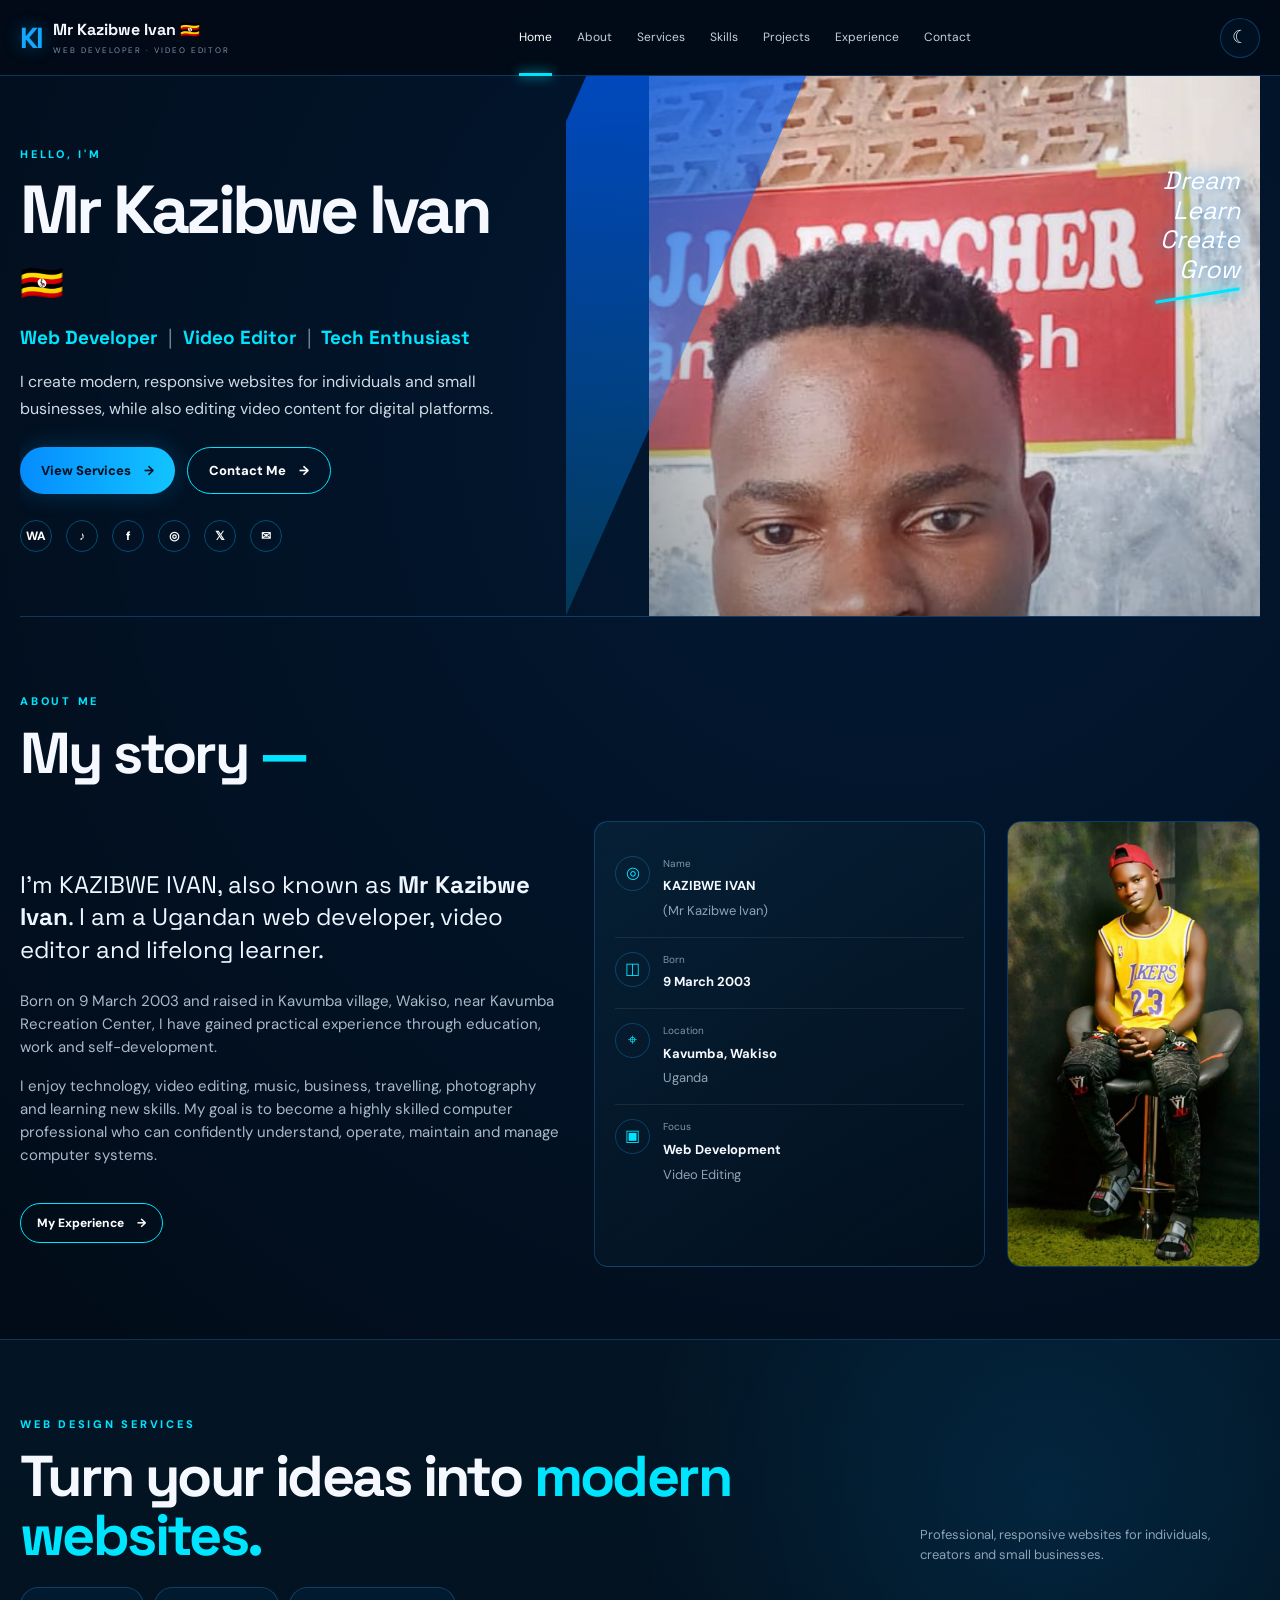
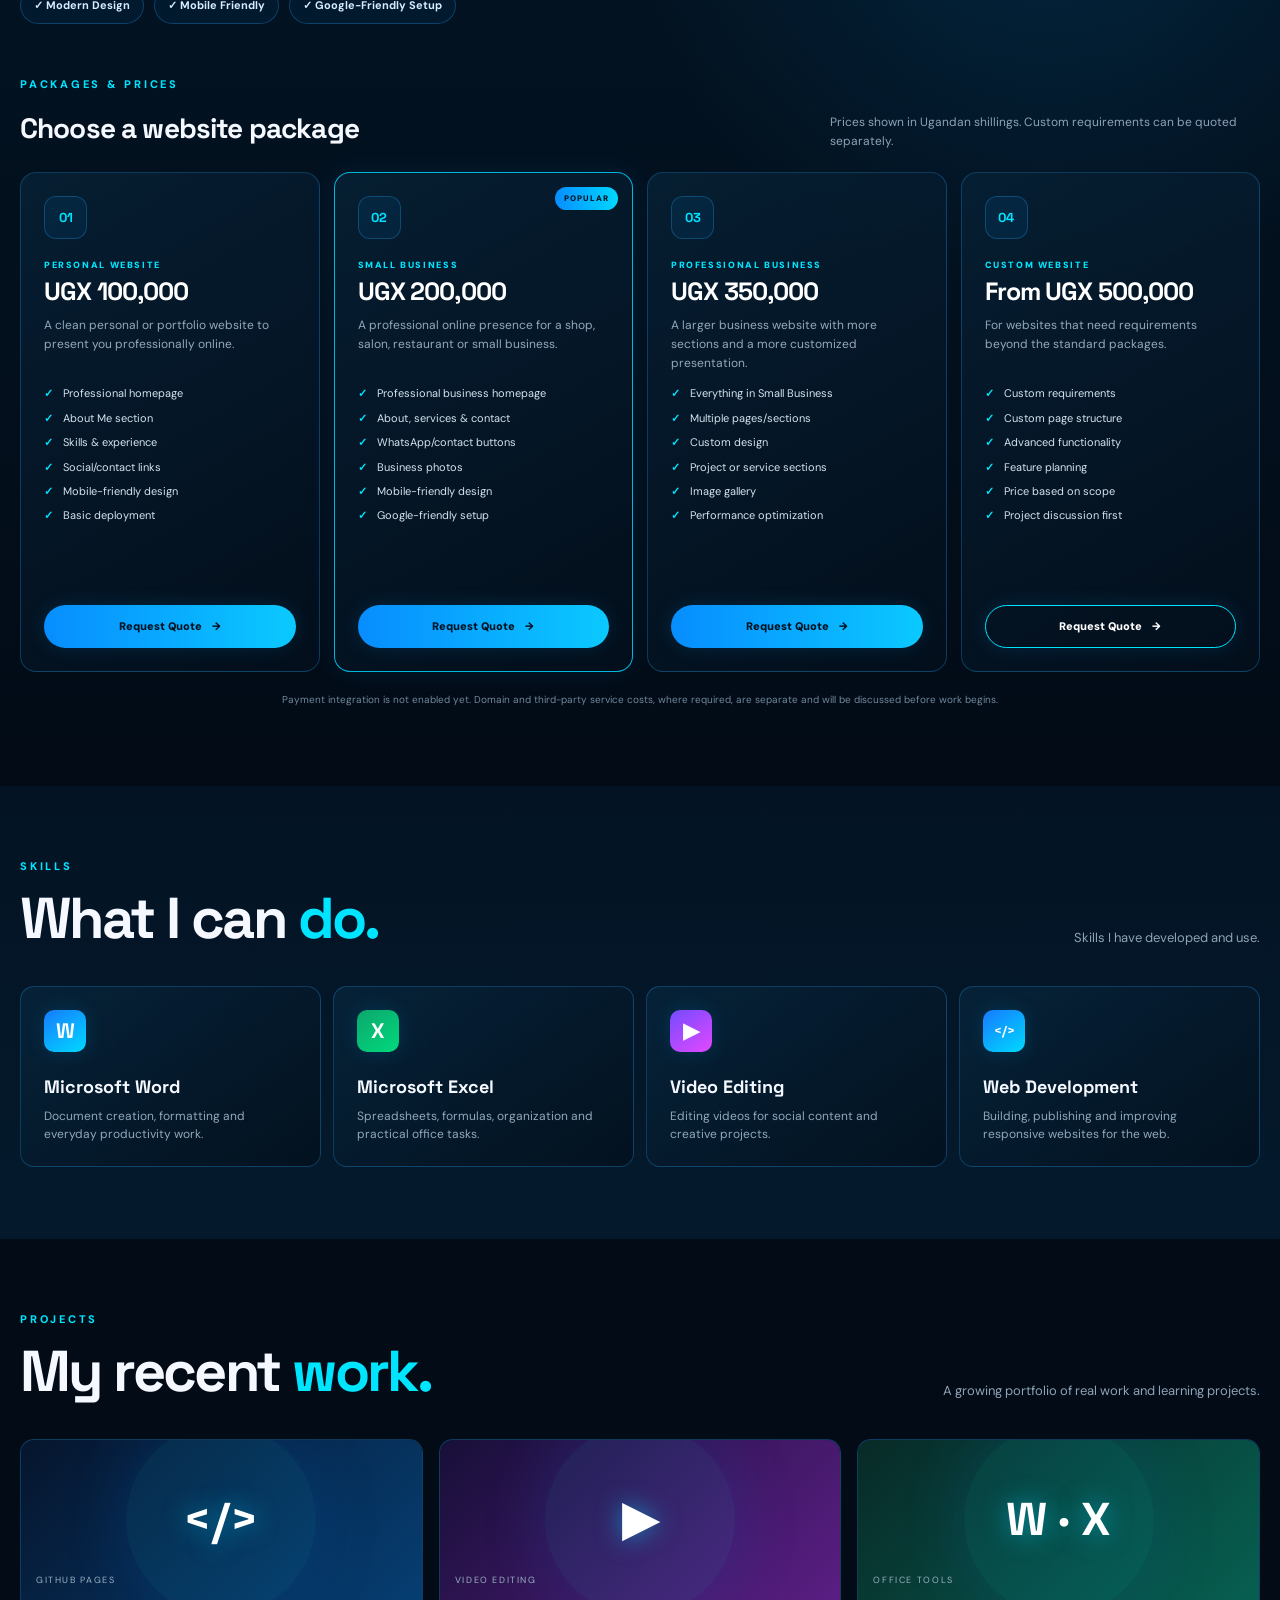
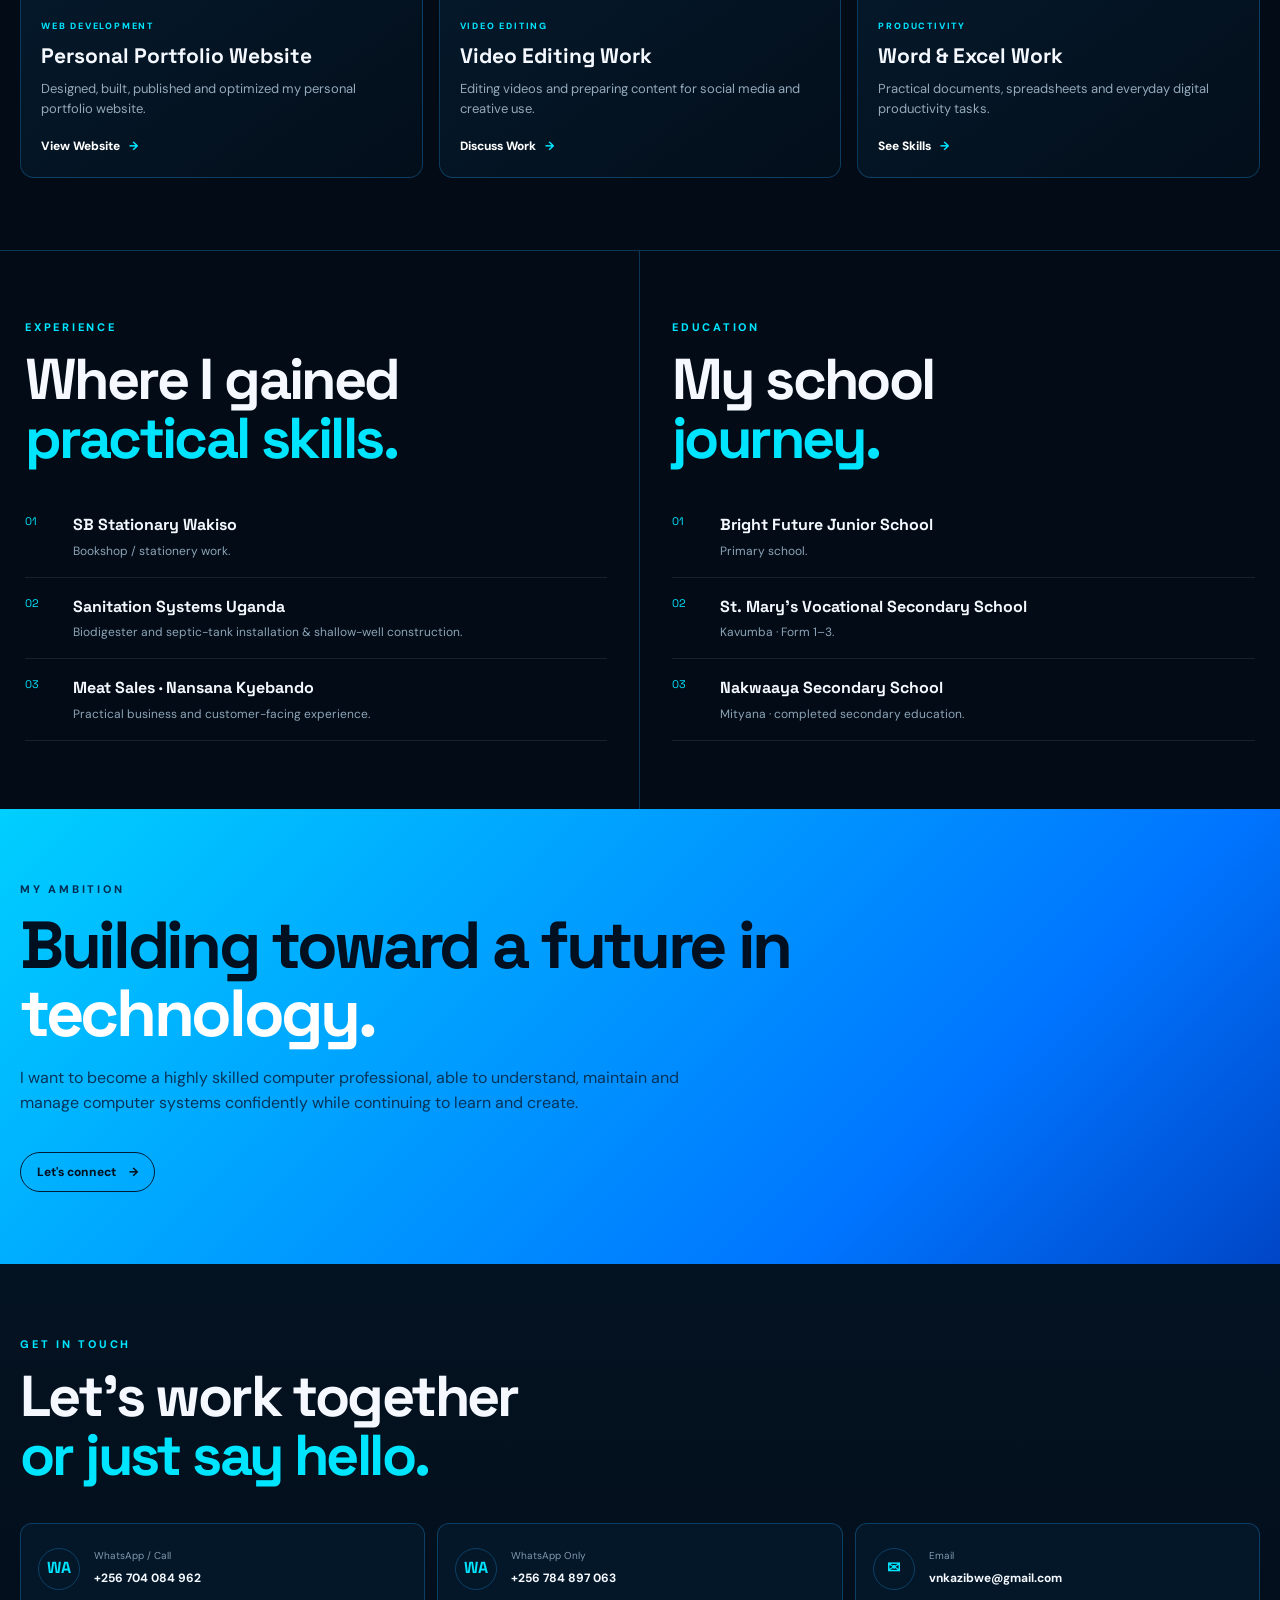
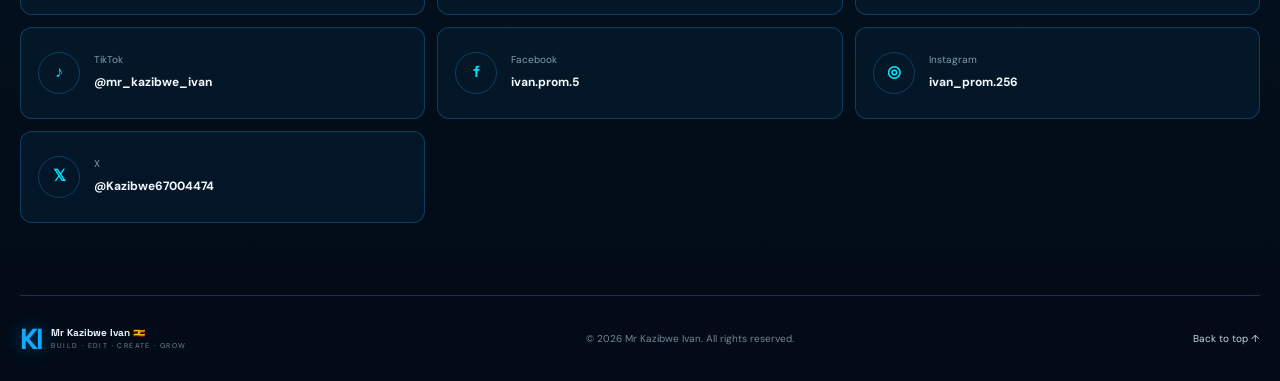
<file: index.html>
<!doctype html>
<html lang="en">
<head>
  <meta charset="utf-8">
  <meta name="viewport" content="width=device-width, initial-scale=1">
  <meta name="description" content="Mr Kazibwe Ivan — Ugandan web developer, video editor, technology enthusiast and lifelong learner. Explore his services, skills, experience, projects and contact links.">
  <meta name="author" content="Mr Kazibwe Ivan">
  <meta name="theme-color" content="#020b16">
  <link rel="canonical" href="https://vnkazibwe-coder.github.io/Kazibwe-ivan-/">
  <meta property="og:title" content="Mr Kazibwe Ivan — Web Developer & Video Editor">
  <meta property="og:description" content="Professional websites, web development and video editing by Mr Kazibwe Ivan.">
  <meta property="og:type" content="website">
  <meta property="og:url" content="https://vnkazibwe-coder.github.io/Kazibwe-ivan-/">
  <meta property="og:image" content="https://vnkazibwe-coder.github.io/Kazibwe-ivan-/images/ivan-10.jpg">
  <meta name="twitter:card" content="summary_large_image">
  <meta name="twitter:title" content="Mr Kazibwe Ivan — Web Developer & Video Editor">
  <meta name="twitter:description" content="Professional websites, web development and video editing by Mr Kazibwe Ivan.">
  <meta name="twitter:image" content="https://vnkazibwe-coder.github.io/Kazibwe-ivan-/images/ivan-10.jpg">
  <title>Mr Kazibwe Ivan — Web Developer & Video Editor</title>
  <link rel="icon" href="favicon.svg" type="image/svg+xml">
  <link rel="preconnect" href="https://fonts.googleapis.com">
  <link rel="preconnect" href="https://fonts.gstatic.com" crossorigin>
  <link rel="preload" as="style" href="https://fonts.googleapis.com/css2?family=DM+Sans:wght@400;500;600;700&family=Space+Grotesk:wght@500;600;700&display=swap">
  <link href="https://fonts.googleapis.com/css2?family=DM+Sans:wght@400;500;600;700&family=Space+Grotesk:wght@500;600;700&display=swap" rel="stylesheet">
  <link rel="stylesheet" href="style.css">
  <script type="application/ld+json">
  {
    "@context":"https://schema.org",
    "@type":"ProfilePage",
    "mainEntity":{
      "@type":"Person",
      "@id":"https://vnkazibwe-coder.github.io/Kazibwe-ivan-/#person",
      "name":"KAZIBWE IVAN",
      "alternateName":"Mr Kazibwe Ivan",
      "description":"Mr Kazibwe Ivan is a Ugandan web developer, video editor, technology enthusiast and lifelong learner.",
      "birthDate":"2003-03-09",
      "birthPlace":{"@type":"Place","name":"Kavumba, Wakiso, Uganda"},
      "nationality":"Ugandan",
      "url":"https://vnkazibwe-coder.github.io/Kazibwe-ivan-/",
      "image":"https://vnkazibwe-coder.github.io/Kazibwe-ivan-/images/ivan-10.jpg",
      "email":"vnkazibwe@gmail.com",
      "jobTitle":"Web Developer and Video Editor",
      "sameAs":[
        "https://vnkazibwe-coder.github.io/Kazibwe-ivan-/",
        "https://github.com/vnkazibwe-coder",
        "https://x.com/Kazibwe67004474",
        "https://www.tiktok.com/@mr_kazibwe_ivan",
        "https://www.facebook.com/ivan.prom.5",
        "https://www.instagram.com/ivan_prom.256"
      ],
      "knowsAbout":["Web Development","Video Editing","Microsoft Word","Microsoft Excel","Technology"]
    }
  }
  </script>
</head>
<body>
  <header class="site-header" id="top">
    <a class="brand" href="#top" aria-label="Mr Kazibwe Ivan home">
      <span class="brand-mark">KI</span>
      <span class="brand-copy"><strong>Mr Kazibwe Ivan 🇺🇬</strong><small>WEB DEVELOPER · VIDEO EDITOR</small></span>
    </a>

    <nav class="site-nav" aria-label="Main navigation">
      <a class="active" href="#top">Home</a>
      <a href="#about">About</a>
      <a href="#services">Services</a>
      <a href="#skills">Skills</a>
      <a href="#projects">Projects</a>
      <a href="#experience">Experience</a>
      <a href="#contact">Contact</a>
    </nav>

    <div class="header-actions">
      <button class="theme-toggle" type="button" aria-label="Toggle theme" title="Toggle theme">☾</button>
      <button class="menu-toggle" type="button" aria-label="Open menu" aria-expanded="false"><span></span><span></span><span></span></button>
    </div>
  </header>

  <main>
    <section class="hero" aria-labelledby="hero-title">
      <div class="hero-copy">
        <p class="eyebrow">HELLO, I'M</p>
        <h1 id="hero-title">Mr Kazibwe Ivan <span class="flag">🇺🇬</span></h1>
        <p class="hero-role">Web Developer <b>|</b> Video Editor <b>|</b> Tech Enthusiast</p>
        <p class="hero-lead">I create modern, responsive websites for individuals and small businesses, while also editing video content for digital platforms.</p>
        <div class="hero-actions">
          <a class="btn btn-primary" href="#services">View Services <span>→</span></a>
          <a class="btn btn-outline" href="#contact">Contact Me <span>→</span></a>
        </div>
        <div class="quick-socials" aria-label="Social links">
          <a href="https://wa.me/256704084962" target="_blank" rel="noopener" aria-label="WhatsApp">WA</a>
          <a href="https://www.tiktok.com/@mr_kazibwe_ivan" target="_blank" rel="noopener" aria-label="TikTok">♪</a>
          <a href="https://www.facebook.com/ivan.prom.5" target="_blank" rel="noopener" aria-label="Facebook">f</a>
          <a href="https://www.instagram.com/ivan_prom.256" target="_blank" rel="noopener" aria-label="Instagram">◎</a>
          <a href="https://x.com/Kazibwe67004474" target="_blank" rel="noopener" aria-label="X">𝕏</a>
          <a href="mailto:vnkazibwe@gmail.com" aria-label="Email">✉</a>
        </div>
      </div>

      <div class="hero-visual">
        <div class="hero-diagonal"></div>
        <div class="portrait-frame">
          <img src="images/ivan-10.jpg" alt="Mr Kazibwe Ivan portrait" width="576" height="1280" fetchpriority="high" decoding="async">
        </div>
        <div class="hero-slogan" aria-hidden="true">Dream<br>Learn<br>Create<br>Grow</div>
      </div>
    </section>

    <section class="section about-section" id="about">
      <div class="section-title-row"><div><p class="eyebrow">ABOUT ME</p><h2>My story <span>—</span></h2></div></div>
      <div class="about-grid">
        <div class="about-copy">
          <p class="large-copy">I'm KAZIBWE IVAN, also known as <strong>Mr Kazibwe Ivan</strong>. I am a Ugandan web developer, video editor and lifelong learner.</p>
          <p>Born on 9 March 2003 and raised in Kavumba village, Wakiso, near Kavumba Recreation Center, I have gained practical experience through education, work and self-development.</p>
          <p>I enjoy technology, video editing, music, business, travelling, photography and learning new skills. My goal is to become a highly skilled computer professional who can confidently understand, operate, maintain and manage computer systems.</p>
          <a class="text-btn" href="#experience">My Experience <span>→</span></a>
        </div>
        <div class="about-card">
          <div class="fact"><span class="fact-icon">◎</span><div><small>Name</small><strong>KAZIBWE IVAN<br><em>(Mr Kazibwe Ivan)</em></strong></div></div>
          <div class="fact"><span class="fact-icon">◫</span><div><small>Born</small><strong>9 March 2003</strong></div></div>
          <div class="fact"><span class="fact-icon">⌖</span><div><small>Location</small><strong>Kavumba, Wakiso<br><em>Uganda</em></strong></div></div>
          <div class="fact"><span class="fact-icon">▣</span><div><small>Focus</small><strong>Web Development<br><em>Video Editing</em></strong></div></div>
        </div>
        <div class="about-photo"><img src="images/ivan-04.jpg" alt="Mr Kazibwe Ivan outdoors" width="853" height="1280" loading="lazy" decoding="async"></div>
      </div>
    </section>

    <section class="services-section" id="services">
      <div class="section services-inner">
        <div class="section-title-row services-heading">
          <div><p class="eyebrow">WEB DESIGN SERVICES</p><h2>Turn your ideas into <span>modern websites.</span></h2></div>
          <p class="section-note">Professional, responsive websites for individuals, creators and small businesses.</p>
        </div>
        <div class="service-highlights">
          <span>✓ Modern Design</span><span>✓ Mobile Friendly</span><span>✓ Google-Friendly Setup</span>
        </div>

        <div class="pricing-head"><div><p class="eyebrow">PACKAGES &amp; PRICES</p><h3>Choose a website package</h3></div><p>Prices shown in Ugandan shillings. Custom requirements can be quoted separately.</p></div>
        <div class="pricing-grid">
          <article class="price-card">
            <div class="price-icon">01</div><p class="price-label">PERSONAL WEBSITE</p><h3>UGX 100,000</h3>
            <p class="price-desc">A clean personal or portfolio website to present you professionally online.</p>
            <ul><li>Professional homepage</li><li>About Me section</li><li>Skills &amp; experience</li><li>Social/contact links</li><li>Mobile-friendly design</li><li>Basic deployment</li></ul>
            <a class="price-btn" href="https://wa.me/256704084962?text=Hello%20Mr%20Kazibwe%20Ivan%2C%20I%20would%20like%20a%20quote%20for%20a%20Personal%20Website.%20Please%20let%20me%20know%20what%20details%20you%20need%20from%20me." target="_blank" rel="noopener">Request Quote <span>→</span></a>
          </article>

          <article class="price-card featured">
            <div class="popular-badge">POPULAR</div><div class="price-icon">02</div><p class="price-label">SMALL BUSINESS</p><h3>UGX 200,000</h3>
            <p class="price-desc">A professional online presence for a shop, salon, restaurant or small business.</p>
            <ul><li>Professional business homepage</li><li>About, services &amp; contact</li><li>WhatsApp/contact buttons</li><li>Business photos</li><li>Mobile-friendly design</li><li>Google-friendly setup</li></ul>
            <a class="price-btn" href="https://wa.me/256704084962?text=Hello%20Mr%20Kazibwe%20Ivan%2C%20I%20would%20like%20a%20quote%20for%20a%20Small%20Business%20Website.%20My%20business%20is%3A%20" target="_blank" rel="noopener">Request Quote <span>→</span></a>
          </article>

          <article class="price-card">
            <div class="price-icon">03</div><p class="price-label">PROFESSIONAL BUSINESS</p><h3>UGX 350,000</h3>
            <p class="price-desc">A larger business website with more sections and a more customized presentation.</p>
            <ul><li>Everything in Small Business</li><li>Multiple pages/sections</li><li>Custom design</li><li>Project or service sections</li><li>Image gallery</li><li>Performance optimization</li></ul>
            <a class="price-btn" href="https://wa.me/256704084962?text=Hello%20Mr%20Kazibwe%20Ivan%2C%20I%20would%20like%20a%20quote%20for%20a%20Professional%20Business%20Website.%20Please%20let%20me%20know%20what%20details%20you%20need%20from%20me." target="_blank" rel="noopener">Request Quote <span>→</span></a>
          </article>

          <article class="price-card">
            <div class="price-icon">04</div><p class="price-label">CUSTOM WEBSITE</p><h3>From UGX 500,000</h3>
            <p class="price-desc">For websites that need requirements beyond the standard packages.</p>
            <ul><li>Custom requirements</li><li>Custom page structure</li><li>Advanced functionality</li><li>Feature planning</li><li>Price based on scope</li><li>Project discussion first</li></ul>
            <a class="price-btn outline" href="https://wa.me/256704084962?text=Hello%20Mr%20Kazibwe%20Ivan%2C%20I%20would%20like%20a%20quote%20for%20a%20Custom%20Website.%20Here%20are%20my%20requirements%3A%20" target="_blank" rel="noopener">Request Quote <span>→</span></a>
          </article>
        </div>
        <p class="pricing-note">Payment integration is not enabled yet. Domain and third-party service costs, where required, are separate and will be discussed before work begins.</p>
      </div>
    </section>

    <section class="section skills-section" id="skills">
      <div class="section-title-row"><div><p class="eyebrow">SKILLS</p><h2>What I can <span>do.</span></h2></div><p class="section-note">Skills I have developed and use.</p></div>
      <div class="skills-grid">
        <article class="skill-card"><span class="skill-icon">W</span><h3>Microsoft Word</h3><p>Document creation, formatting and everyday productivity work.</p></article>
        <article class="skill-card"><span class="skill-icon excel">X</span><h3>Microsoft Excel</h3><p>Spreadsheets, formulas, organization and practical office tasks.</p></article>
        <article class="skill-card"><span class="skill-icon play">▶</span><h3>Video Editing</h3><p>Editing videos for social content and creative projects.</p></article>
        <article class="skill-card"><span class="skill-icon code">&lt;/&gt;</span><h3>Web Development</h3><p>Building, publishing and improving responsive websites for the web.</p></article>
      </div>
    </section>

    <section class="section projects-section" id="projects">
      <div class="section-title-row"><div><p class="eyebrow">PROJECTS</p><h2>My recent <span>work.</span></h2></div><p class="section-note">A growing portfolio of real work and learning projects.</p></div>
      <div class="projects-grid">
        <article class="project-card project-featured"><div class="project-visual website-visual"><span>&lt;/&gt;</span><small>GITHUB PAGES</small></div><div class="project-body"><p class="project-type">WEB DEVELOPMENT</p><h3>Personal Portfolio Website</h3><p>Designed, built, published and optimized my personal portfolio website.</p><a href="#top">View Website <span>→</span></a></div></article>
        <article class="project-card"><div class="project-visual edit-visual"><span>▶</span><small>VIDEO EDITING</small></div><div class="project-body"><p class="project-type">VIDEO EDITING</p><h3>Video Editing Work</h3><p>Editing videos and preparing content for social media and creative use.</p><a href="#contact">Discuss Work <span>→</span></a></div></article>
        <article class="project-card"><div class="project-visual office-visual"><span>W · X</span><small>OFFICE TOOLS</small></div><div class="project-body"><p class="project-type">PRODUCTIVITY</p><h3>Word &amp; Excel Work</h3><p>Practical documents, spreadsheets and everyday digital productivity tasks.</p><a href="#skills">See Skills <span>→</span></a></div></article>
      </div>
    </section>

    <section class="split-section">
      <section class="section experience-panel" id="experience"><p class="eyebrow">EXPERIENCE</p><h2>Where I gained<br><span>practical skills.</span></h2><div class="list-stack">
        <article><span>01</span><div><h3>SB Stationary Wakiso</h3><p>Bookshop / stationery work.</p></div></article>
        <article><span>02</span><div><h3>Sanitation Systems Uganda</h3><p>Biodigester and septic-tank installation &amp; shallow-well construction.</p></div></article>
        <article><span>03</span><div><h3>Meat Sales · Nansana Kyebando</h3><p>Practical business and customer-facing experience.</p></div></article>
      </div></section>
      <section class="section education-panel" id="education"><p class="eyebrow">EDUCATION</p><h2>My school<br><span>journey.</span></h2><div class="list-stack">
        <article><span>01</span><div><h3>Bright Future Junior School</h3><p>Primary school.</p></div></article>
        <article><span>02</span><div><h3>St. Mary's Vocational Secondary School</h3><p>Kavumba · Form 1–3.</p></div></article>
        <article><span>03</span><div><h3>Nakwaaya Secondary School</h3><p>Mityana · completed secondary education.</p></div></article>
      </div></section>
    </section>

    <section class="section ambition-section"><div class="ambition-copy"><p class="eyebrow">MY AMBITION</p><h2>Building toward a future in <span>technology.</span></h2><p>I want to become a highly skilled computer professional, able to understand, maintain and manage computer systems confidently while continuing to learn and create.</p><a class="text-btn dark" href="#contact">Let's connect <span>→</span></a></div></section>

    <section class="section contact-section" id="contact">
      <div class="section-title-row"><div><p class="eyebrow">GET IN TOUCH</p><h2>Let's work together<br><span>or just say hello.</span></h2></div></div>
      <div class="contact-grid">
        <a class="contact-card" href="https://wa.me/256704084962" target="_blank" rel="noopener"><span class="contact-icon">WA</span><div><small>WhatsApp / Call</small><strong>+256 704 084 962</strong></div></a>
        <a class="contact-card" href="https://wa.me/256784897063" target="_blank" rel="noopener"><span class="contact-icon">WA</span><div><small>WhatsApp Only</small><strong>+256 784 897 063</strong></div></a>
        <a class="contact-card" href="mailto:vnkazibwe@gmail.com"><span class="contact-icon">✉</span><div><small>Email</small><strong>vnkazibwe@gmail.com</strong></div></a>
        <a class="contact-card" href="https://www.tiktok.com/@mr_kazibwe_ivan" target="_blank" rel="noopener"><span class="contact-icon">♪</span><div><small>TikTok</small><strong>@mr_kazibwe_ivan</strong></div></a>
        <a class="contact-card" href="https://www.facebook.com/ivan.prom.5" target="_blank" rel="noopener"><span class="contact-icon">f</span><div><small>Facebook</small><strong>ivan.prom.5</strong></div></a>
        <a class="contact-card" href="https://www.instagram.com/ivan_prom.256" target="_blank" rel="noopener"><span class="contact-icon">◎</span><div><small>Instagram</small><strong>ivan_prom.256</strong></div></a>
        <a class="contact-card" href="https://x.com/Kazibwe67004474" target="_blank" rel="noopener"><span class="contact-icon">𝕏</span><div><small>X</small><strong>@Kazibwe67004474</strong></div></a>
      </div>
    </section>
  </main>

  <footer class="site-footer">
    <div class="footer-brand"><span class="brand-mark">KI</span><div><strong>Mr Kazibwe Ivan 🇺🇬</strong><small>BUILD · EDIT · CREATE · GROW</small></div></div>
    <p>© 2026 Mr Kazibwe Ivan. All rights reserved.</p>
    <a href="#top">Back to top ↑</a>
  </footer>
  <script src="script.js"></script>
</body>
</html>
</file>
<file: style.css>
:root{
  --bg:#020b16;--bg2:#041322;--surface:#061a2b;--surface2:#071f34;--line:rgba(39,165,255,.28);--line2:rgba(255,255,255,.11);
  --text:#f5f9ff;--muted:#aab9c9;--blue:#12a8ff;--cyan:#00e5ff;--deep:#0059ff;--max:1240px;--radius:14px;
}
*{box-sizing:border-box}html{scroll-behavior:smooth}body{margin:0;background:radial-gradient(circle at 70% 8%,rgba(0,119,255,.13),transparent 28%),var(--bg);color:var(--text);font-family:"DM Sans",Arial,sans-serif;line-height:1.55}body.menu-open{overflow:hidden}a{color:inherit;text-decoration:none}button{font:inherit}img{max-width:100%}
.site-header{position:sticky;top:0;z-index:50;height:76px;padding:0 max(20px,calc((100vw - var(--max))/2));display:flex;align-items:center;justify-content:space-between;background:rgba(2,11,22,.9);backdrop-filter:blur(18px);border-bottom:1px solid var(--line)}
.brand{display:flex;align-items:center;gap:12px;min-width:250px}.brand-mark{font-family:"Space Grotesk";font-weight:700;font-size:29px;line-height:1;color:var(--blue);letter-spacing:-.08em;text-shadow:0 0 18px rgba(0,170,255,.45)}.brand-copy{display:grid;gap:1px}.brand-copy strong{font-family:"Space Grotesk";font-size:16px}.brand-copy small{font-size:8px;letter-spacing:.24em;color:#7e93a9}
.site-nav{display:flex;align-items:center;gap:25px}.site-nav a{position:relative;font-size:12px;color:#c3d0dd;padding:29px 0}.site-nav a:hover,.site-nav a.active{color:#fff}.site-nav a.active:after,.site-nav a:hover:after{content:"";position:absolute;left:0;right:0;bottom:0;height:3px;background:var(--cyan);box-shadow:0 0 12px var(--cyan)}
.header-actions{display:flex;align-items:center;gap:10px}.theme-toggle,.menu-toggle{width:40px;height:40px;border:1px solid var(--line);border-radius:50%;background:rgba(0,94,160,.08);color:#fff;cursor:pointer}.theme-toggle{font-size:18px}.menu-toggle{display:none;border-radius:11px}.menu-toggle span{display:block;width:17px;height:2px;background:#fff;margin:4px auto}
.hero{max-width:var(--max);margin:auto;min-height:540px;display:grid;grid-template-columns:44% 56%;align-items:stretch;position:relative;overflow:hidden;border-bottom:1px solid var(--line)}.hero-copy{padding:70px 35px 58px 0;position:relative;z-index:3}.eyebrow{margin:0 0 14px;color:var(--cyan);font-size:11px;letter-spacing:.25em;font-weight:800}.hero h1{font-family:"Space Grotesk";font-size:clamp(48px,5.3vw,75px);line-height:.98;letter-spacing:-.055em;margin:0 0 13px}.flag{font-size:.52em;vertical-align:middle;letter-spacing:0}.hero-role{margin:0;color:var(--cyan);font-family:"Space Grotesk";font-weight:700;font-size:19px}.hero-role b{color:#6b8299;font-weight:400;padding:0 5px}.hero-lead{max-width:570px;color:#d0dae5;font-size:16px;line-height:1.65;margin:17px 0 25px}.hero-actions{display:flex;gap:12px;flex-wrap:wrap}.btn,.text-btn{display:inline-flex;align-items:center;justify-content:center;gap:13px;border-radius:999px;font-weight:800}.btn{min-height:47px;padding:0 21px;font-size:13px}.btn-primary{background:linear-gradient(90deg,#058cff,#12c4ff);color:#00111f;box-shadow:0 0 24px rgba(0,170,255,.23)}.btn-outline{border:1px solid var(--cyan);color:#fff}.btn:hover{transform:translateY(-2px)}.quick-socials{display:flex;gap:14px;margin-top:26px}.quick-socials a{width:32px;height:32px;border-radius:50%;display:grid;place-items:center;border:1px solid rgba(0,190,255,.35);color:#fff;font-weight:800;font-size:12px;transition:.2s}.quick-socials a:hover{border-color:var(--cyan);background:rgba(0,194,255,.13);transform:translateY(-2px)}
.hero-visual{position:relative;min-height:540px;overflow:hidden}.hero-diagonal{position:absolute;left:-100px;top:-30px;bottom:-30px;width:220px;transform:skewX(-24deg);background:linear-gradient(180deg,rgba(0,94,255,.8),rgba(0,218,255,.2));opacity:.9;z-index:2}.portrait-frame{position:absolute;inset:0 0 0 12%;overflow:hidden}.portrait-frame:after{content:"";position:absolute;inset:0;background:linear-gradient(90deg,rgba(2,11,22,.25),transparent 25%,rgba(0,34,72,.1)),linear-gradient(0deg,rgba(2,11,22,.22),transparent 50%)}.portrait-frame img{width:100%;height:100%;object-fit:cover;object-position:center 27%;display:block}.hero-slogan{position:absolute;right:20px;top:90px;z-index:3;color:#fff;font-family:"Space Grotesk";font-style:italic;font-size:25px;line-height:1.18;text-align:right;text-shadow:0 0 16px #008cff}.hero-slogan:after{content:"";display:block;width:85px;height:3px;background:var(--cyan);margin:10px 0 0 auto;transform:rotate(-9deg);box-shadow:0 0 12px var(--cyan)}
.section{max-width:var(--max);margin:auto;padding:72px 0}.section-title-row{display:flex;align-items:end;justify-content:space-between;gap:30px;margin-bottom:38px}.section h2{font-family:"Space Grotesk";font-size:clamp(38px,4.5vw,60px);line-height:1.02;letter-spacing:-.045em;margin:0}.section h2 span{color:var(--cyan)}.section-note{max-width:340px;color:#8ea3b7;font-size:13px;margin:0}
.about-section{padding-top:76px}.about-grid{display:grid;grid-template-columns:1.2fr .85fr .55fr;gap:22px;align-items:stretch}.about-copy{padding:24px 10px 24px 0}.about-copy p{color:var(--muted);font-size:15px}.about-copy .large-copy{font-family:"Space Grotesk";font-size:24px;line-height:1.35;color:#eef7ff}.about-card{padding:20px;background:linear-gradient(145deg,rgba(7,34,56,.85),rgba(3,16,28,.75));border:1px solid var(--line);border-radius:var(--radius)}.fact{display:flex;gap:13px;padding:14px 0;border-bottom:1px solid rgba(255,255,255,.08)}.fact:last-child{border-bottom:0}.fact-icon{width:35px;height:35px;flex:0 0 35px;display:grid;place-items:center;border:1px solid var(--line);border-radius:50%;color:var(--cyan)}.fact small{display:block;color:#7f96aa;font-size:10px;margin-bottom:2px}.fact strong{font-size:13px}.fact em{font-style:normal;color:#8fa3b5;font-weight:400}.about-photo{overflow:hidden;border:1px solid var(--line);border-radius:var(--radius);min-height:300px}.about-photo img{width:100%;height:100%;object-fit:cover;object-position:center 25%;display:block}.text-btn{margin-top:20px;border:1px solid var(--cyan);padding:10px 16px;font-size:12px;color:#fff}.text-btn:hover{background:rgba(0,213,255,.09)}
.skills-section{max-width:none;padding-left:max(20px,calc((100vw - var(--max))/2));padding-right:max(20px,calc((100vw - var(--max))/2));background:linear-gradient(180deg,#031323,#041a2c)}.skills-grid{display:grid;grid-template-columns:repeat(4,1fr);gap:12px}.skill-card{min-height:180px;padding:23px;border:1px solid var(--line);border-radius:var(--radius);background:linear-gradient(145deg,rgba(7,36,59,.86),rgba(3,17,30,.9));transition:.25s}.skill-card:hover,.project-card:hover{transform:translateY(-4px);border-color:rgba(0,220,255,.65);box-shadow:0 12px 32px rgba(0,95,255,.11)}.skill-icon{display:grid;place-items:center;width:42px;height:42px;border-radius:10px;background:linear-gradient(145deg,#167bff,#00d9ff);color:#fff;font-family:"Space Grotesk";font-weight:800;font-size:21px;box-shadow:0 0 20px rgba(0,175,255,.16)}.skill-icon.excel{background:linear-gradient(145deg,#0da76d,#00d97c)}.skill-icon.play{background:linear-gradient(145deg,#734bff,#e348ff)}.skill-icon.code{font-size:13px}.skill-card h3{font-family:"Space Grotesk";font-size:18px;margin:21px 0 6px}.skill-card p{margin:0;color:#91a8bb;font-size:12px;line-height:1.5}
.projects-section{max-width:none;padding-left:max(20px,calc((100vw - var(--max))/2));padding-right:max(20px,calc((100vw - var(--max))/2))}.projects-grid{display:grid;grid-template-columns:repeat(3,1fr);gap:16px}.project-card{overflow:hidden;border:1px solid var(--line);border-radius:var(--radius);background:linear-gradient(145deg,rgba(6,31,51,.9),rgba(3,15,27,.95));transition:.25s}.project-visual{height:160px;display:flex;align-items:center;justify-content:center;position:relative;overflow:hidden}.project-visual:before{content:"";position:absolute;width:190px;height:190px;border-radius:50%;background:rgba(0,207,255,.08);box-shadow:0 0 70px rgba(0,120,255,.15)}.project-visual span{position:relative;z-index:1;font-family:"Space Grotesk";font-size:46px;font-weight:700;color:#fff;text-shadow:0 0 25px rgba(0,213,255,.55)}.project-visual small{position:absolute;bottom:12px;left:15px;font-size:9px;letter-spacing:.18em;color:#9bb2c5}.website-visual{background:linear-gradient(135deg,#06152d,#063e72)}.edit-visual{background:linear-gradient(135deg,#170f38,#5a1e83)}.office-visual{background:linear-gradient(135deg,#082a27,#075f51)}.project-body{padding:20px}.project-type{margin:0 0 6px;color:var(--cyan);font-size:9px;letter-spacing:.2em;font-weight:800}.project-body h3{font-family:"Space Grotesk";font-size:21px;margin:0 0 7px}.project-body p:not(.project-type){color:#94a9bb;font-size:13px;min-height:40px;margin:0}.project-body a{display:inline-flex;gap:9px;margin-top:17px;color:#fff;font-size:12px;font-weight:800}.project-body a span{color:var(--cyan)}
.split-section{display:grid;grid-template-columns:1fr 1fr;border-top:1px solid var(--line)}.split-section .section{width:100%;max-width:none;padding:68px max(25px,calc((100vw - var(--max))/2))}.experience-panel{border-right:1px solid var(--line);padding-right:5% !important}.education-panel{padding-left:5% !important}.list-stack{margin-top:28px}.list-stack article{display:grid;grid-template-columns:35px 1fr;gap:13px;padding:17px 0;border-bottom:1px solid rgba(255,255,255,.09)}.list-stack article>span{color:var(--cyan);font-size:11px;font-family:"Space Grotesk"}.list-stack h3{font-family:"Space Grotesk";font-size:16px;margin:0 0 4px}.list-stack p{margin:0;color:#8da4b7;font-size:12px;line-height:1.5}
.ambition-section{max-width:none;background:linear-gradient(135deg,#00cfff,#0075ff 72%,#0046c7);color:#001020;padding-left:max(20px,calc((100vw - var(--max))/2));padding-right:max(20px,calc((100vw - var(--max))/2))}.ambition-copy{max-width:850px}.ambition-section .eyebrow{color:#002e54}.ambition-section h2{font-family:"Space Grotesk";font-size:clamp(42px,5.2vw,70px);line-height:1.02;letter-spacing:-.05em;margin:0 0 18px}.ambition-section h2 span{color:#fff}.ambition-section p:not(.eyebrow){max-width:700px;font-size:16px;color:#06345b}.text-btn.dark{border-color:#001c35;color:#001020}.text-btn.dark:hover{background:rgba(255,255,255,.16)}
.gallery-section{max-width:none;padding-left:max(20px,calc((100vw - var(--max))/2));padding-right:max(20px,calc((100vw - var(--max))/2))}.gallery-grid{display:grid;grid-template-columns:repeat(5,1fr);grid-auto-rows:190px;gap:12px}.gallery-item{padding:0;border:1px solid var(--line);background:#061827;overflow:hidden;border-radius:11px;cursor:zoom-in;position:relative}.gallery-item.large{grid-row:span 2}.gallery-item img{width:100%;height:100%;object-fit:cover;display:block;transition:transform .45s ease}.gallery-item:hover img{transform:scale(1.04)}
.contact-section{max-width:none;padding-left:max(20px,calc((100vw - var(--max))/2));padding-right:max(20px,calc((100vw - var(--max))/2));background:linear-gradient(180deg,#041322,#020b16)}.contact-grid{display:grid;grid-template-columns:repeat(3,1fr);gap:12px}.contact-card{min-height:92px;display:flex;align-items:center;gap:14px;padding:17px;border:1px solid var(--line);border-radius:12px;background:rgba(5,28,46,.7);transition:.2s}.contact-card:hover{transform:translateY(-3px);border-color:var(--cyan);background:rgba(8,42,68,.85)}.contact-icon{width:42px;height:42px;display:grid;place-items:center;border-radius:50%;border:1px solid var(--line);color:var(--cyan);font-family:"Space Grotesk";font-weight:800}.contact-card small{display:block;color:#8299ad;font-size:10px;margin-bottom:2px}.contact-card strong{font-size:12px;word-break:break-word}
.site-footer{max-width:var(--max);margin:auto;display:flex;align-items:center;justify-content:space-between;gap:20px;padding:25px 0;border-top:1px solid var(--line);color:#71869a;font-size:10px}.footer-brand{display:flex;align-items:center;gap:10px}.footer-brand strong{display:block;color:#eaf5ff;font-family:"Space Grotesk"}.footer-brand small{display:block;font-size:7px;letter-spacing:.2em}.site-footer a{color:#c5d6e5}.lightbox{position:fixed;inset:0;background:rgba(0,5,12,.95);z-index:100;display:none;align-items:center;justify-content:center;padding:22px}.lightbox.open{display:flex}.lightbox img{max-width:94vw;max-height:92vh;width:auto;height:auto;object-fit:contain;border-radius:10px}.lightbox-close{position:absolute;top:18px;right:20px;width:45px;height:45px;border-radius:50%;border:1px solid rgba(255,255,255,.25);background:rgba(0,0,0,.4);color:#fff;font-size:30px;cursor:pointer}
body.light-theme{--bg:#f4f9ff;--bg2:#eef6ff;--surface:#fff;--surface2:#edf7ff;--text:#0b1725;--muted:#506275;--line:rgba(0,105,190,.2)}body.light-theme .site-header{background:rgba(244,249,255,.9)}body.light-theme .hero-lead{color:#415467}body.light-theme .project-card,body.light-theme .skill-card,body.light-theme .about-card,body.light-theme .contact-card{background:#fff}body.light-theme .section-note,body.light-theme .list-stack p,body.light-theme .skill-card p,body.light-theme .project-body p:not(.project-type){color:#5e7080}
@media(max-width:1000px){.site-nav{gap:13px}.site-nav a{font-size:10px}.brand{min-width:220px}.hero{grid-template-columns:1fr 1fr}.about-grid{grid-template-columns:1.2fr .8fr}.about-photo{grid-column:2}.skills-grid{grid-template-columns:repeat(2,1fr)}.projects-grid{grid-template-columns:1fr 1fr}.gallery-grid{grid-template-columns:repeat(4,1fr)}}
@media(max-width:760px){.site-header{height:68px;padding:0 16px}.brand-copy small{display:none}.brand-copy strong{font-size:14px}.brand{min-width:0}.site-nav{position:fixed;top:68px;right:0;bottom:0;width:min(330px,88vw);padding:28px 24px;display:flex;flex-direction:column;align-items:flex-start;gap:4px;background:#03111f;border-left:1px solid var(--line);transform:translateX(100%);transition:transform .25s ease;box-shadow:-20px 0 60px rgba(0,0,0,.35)}.site-nav.open{transform:translateX(0)}.site-nav a{font-size:14px;padding:14px 0;width:100%}.site-nav a.active:after,.site-nav a:hover:after{left:0;right:auto;width:35px}.menu-toggle{display:block}.hero{display:block;min-height:0}.hero-copy{padding:58px 20px 28px}.hero h1{font-size:clamp(45px,13vw,70px)}.hero-role{font-size:16px}.hero-lead{font-size:14px}.hero-visual{min-height:390px}.portrait-frame{left:0}.hero-diagonal{left:-130px}.hero-slogan{right:13px;top:45px;font-size:20px}.section{padding:58px 20px}.section-title-row{display:block}.section-note{margin-top:15px}.about-grid{grid-template-columns:1fr}.about-photo{grid-column:auto;min-height:380px;max-height:500px}.skills-grid,.projects-grid,.contact-grid{grid-template-columns:1fr 1fr}.split-section{grid-template-columns:1fr}.experience-panel{border-right:0;border-bottom:1px solid var(--line);padding-right:20px!important}.education-panel{padding-left:20px!important}.gallery-grid{grid-template-columns:repeat(3,1fr);grid-auto-rows:150px}.site-footer{margin:0 20px;display:grid;grid-template-columns:1fr auto;padding:22px 0}.footer-brand{grid-column:1/-1}}
@media(max-width:480px){.header-actions{gap:6px}.theme-toggle,.menu-toggle{width:36px;height:36px}.hero-copy{padding-top:45px}.hero-role b{padding:0 2px}.hero-actions{display:grid;grid-template-columns:1fr}.btn{width:100%}.hero-visual{min-height:350px}.hero-slogan{font-size:17px}.about-copy .large-copy{font-size:21px}.skills-grid,.projects-grid,.contact-grid{grid-template-columns:1fr}.skill-card{min-height:165px}.gallery-grid{grid-template-columns:repeat(2,1fr);grid-auto-rows:170px}.gallery-item.large{grid-row:span 2}.site-footer{grid-template-columns:1fr}.site-footer p{margin:0}}

/* Web design services and pricing */
.services-section{border-top:1px solid var(--line);background:radial-gradient(circle at 82% 15%,rgba(0,165,255,.12),transparent 30%),linear-gradient(180deg,#031525,#020b16)}
.services-inner{padding-top:76px;padding-bottom:78px}
.services-heading{margin-bottom:22px}
.services-heading h2{max-width:820px}
.service-highlights{display:flex;flex-wrap:wrap;gap:10px;margin:0 0 48px}
.service-highlights span{padding:9px 13px;border:1px solid var(--line);border-radius:999px;background:rgba(0,127,220,.07);color:#d8edff;font-size:11px;font-weight:700}
.pricing-head{display:flex;align-items:end;justify-content:space-between;gap:25px;margin-bottom:22px;padding-top:4px}
.pricing-head h3{font-family:"Space Grotesk";font-size:28px;margin:0;letter-spacing:-.03em}
.pricing-head>p{max-width:430px;color:#8ea3b7;font-size:12px;margin:0}
.pricing-grid{display:grid;grid-template-columns:repeat(4,1fr);gap:14px;align-items:stretch}
.price-card{position:relative;display:flex;flex-direction:column;padding:23px;border:1px solid var(--line);border-radius:16px;background:linear-gradient(150deg,rgba(6,31,51,.94),rgba(3,15,27,.96));min-height:500px;transition:.25s}
.price-card:hover{transform:translateY(-4px);border-color:rgba(0,220,255,.7);box-shadow:0 16px 38px rgba(0,95,255,.14)}
.price-card.featured{border-color:rgba(0,211,255,.85);box-shadow:0 0 28px rgba(0,166,255,.09)}
.popular-badge{position:absolute;top:14px;right:14px;padding:5px 9px;border-radius:999px;background:linear-gradient(90deg,#078eff,#00d8ff);color:#00111e;font-size:8px;letter-spacing:.12em;font-weight:900}
.price-icon{width:43px;height:43px;display:grid;place-items:center;border-radius:12px;border:1px solid var(--line);color:var(--cyan);font-family:"Space Grotesk";font-size:13px;font-weight:800;background:rgba(0,154,255,.08);margin-bottom:20px}
.price-label{color:var(--cyan);font-size:9px;letter-spacing:.18em;font-weight:900;margin:0 0 5px}
.price-card h3{font-family:"Space Grotesk";font-size:25px;line-height:1.05;margin:0 0 12px;color:#fff;letter-spacing:-.035em}
.price-desc{color:#93a9bb;font-size:12px;line-height:1.55;min-height:58px;margin:0 0 12px}
.price-card ul{list-style:none;padding:0;margin:0 0 22px;display:grid;gap:9px}
.price-card li{position:relative;padding-left:19px;color:#d6e3ee;font-size:11px;line-height:1.4}
.price-card li:before{content:"✓";position:absolute;left:0;color:var(--cyan);font-weight:900}
.price-btn{margin-top:auto;min-height:43px;display:flex;align-items:center;justify-content:center;gap:10px;border-radius:999px;background:linear-gradient(90deg,#078dff,#0bc9ff);color:#00111f;font-size:11px;font-weight:900;box-shadow:0 0 20px rgba(0,170,255,.14)}
.price-btn.outline{background:transparent;color:#fff;border:1px solid var(--cyan)}
.price-btn:hover{transform:translateY(-2px)}
.pricing-note{margin:20px 0 0;color:#71889c;font-size:10px;line-height:1.6;text-align:center}
@media(max-width:1050px){.pricing-grid{grid-template-columns:repeat(2,1fr)}.price-card{min-height:470px}}
@media(max-width:760px){.pricing-head{display:block}.pricing-head>p{margin-top:10px}.pricing-grid{grid-template-columns:1fr}.price-card{min-height:0}.service-highlights{margin-bottom:34px}}
</file>
